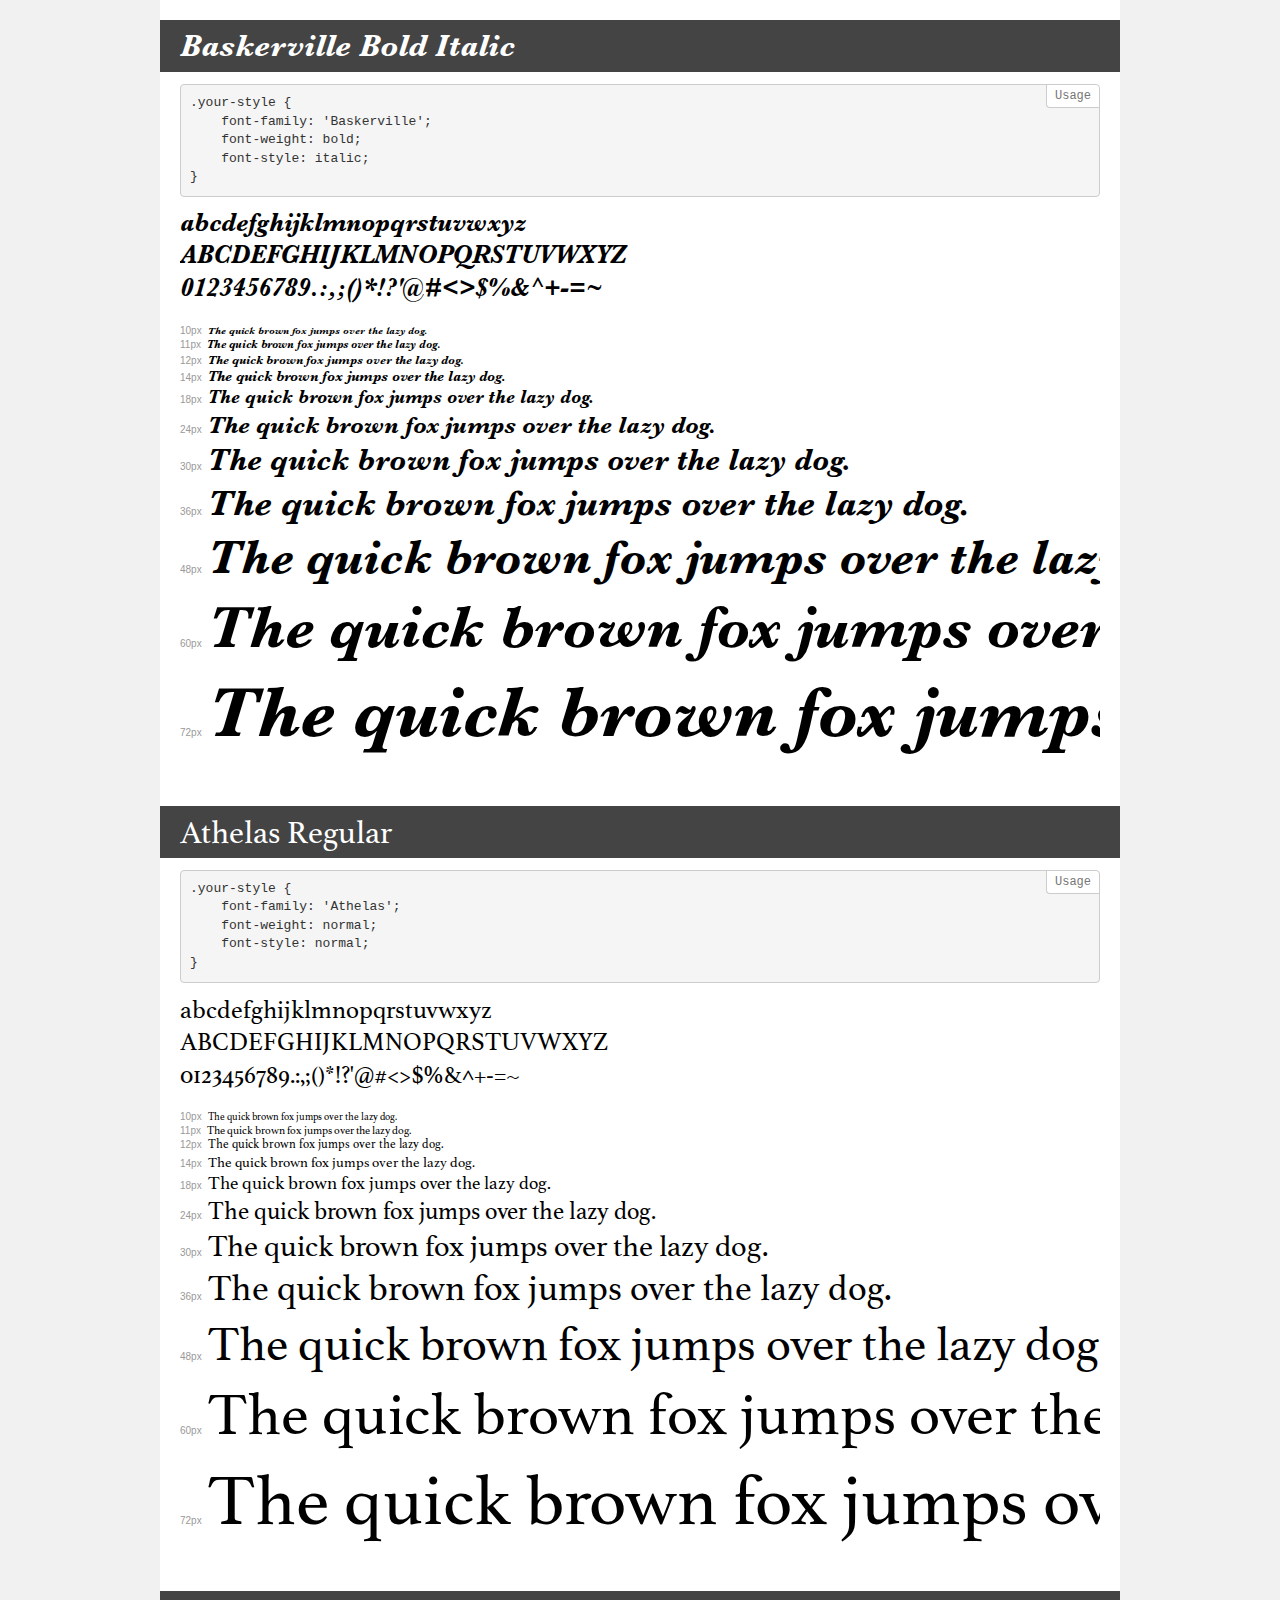
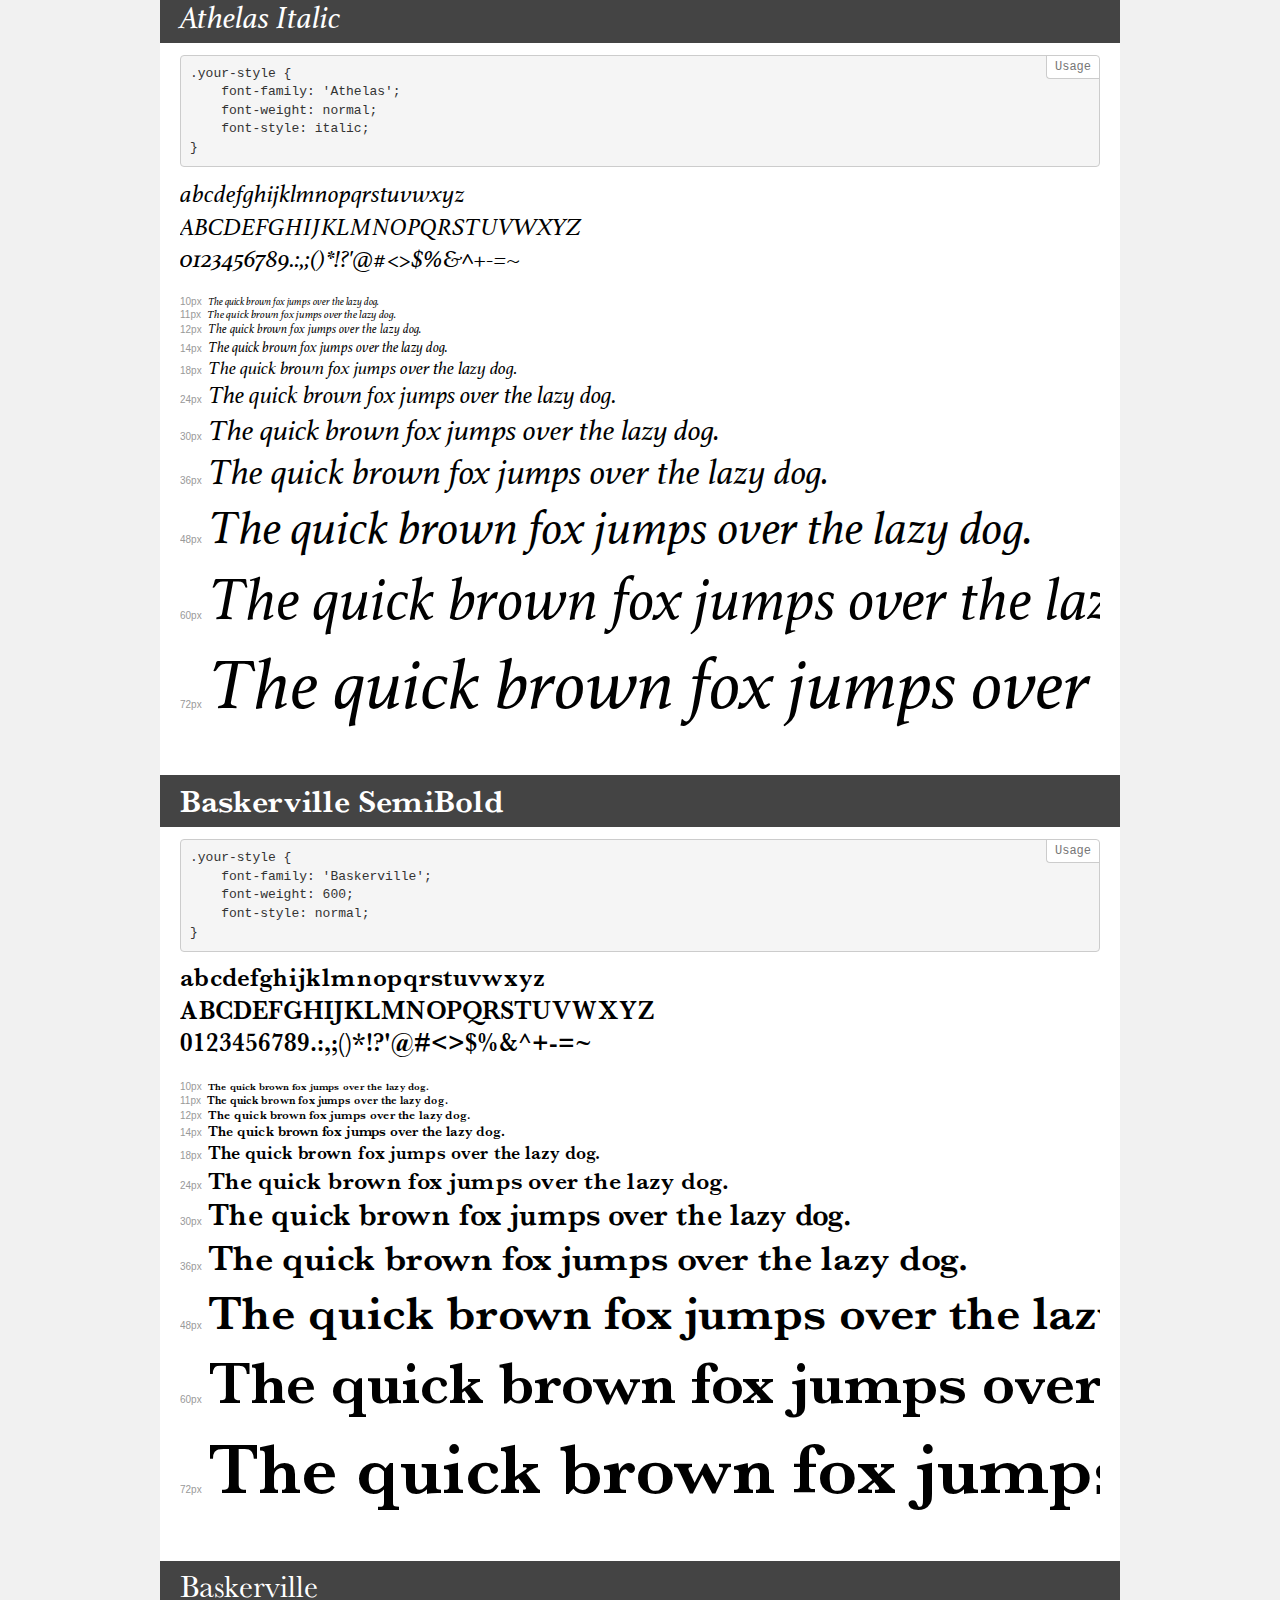
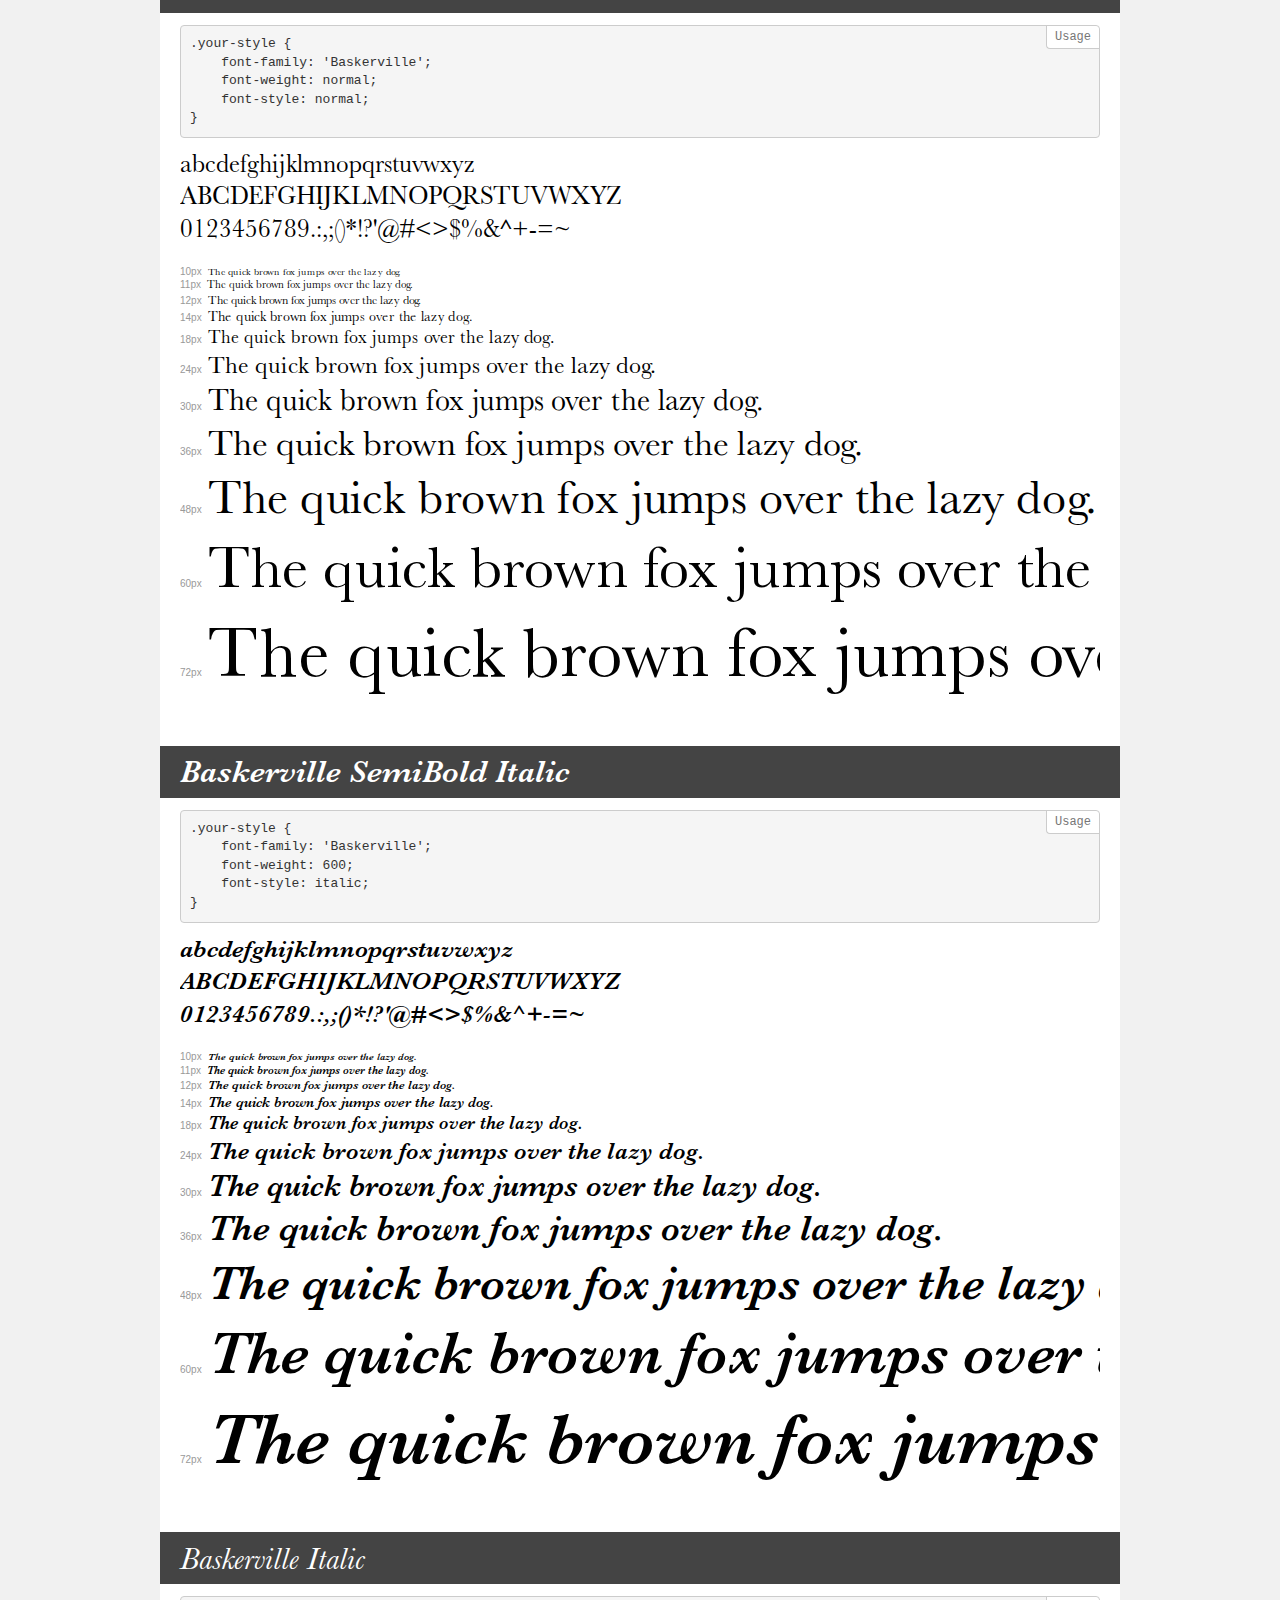
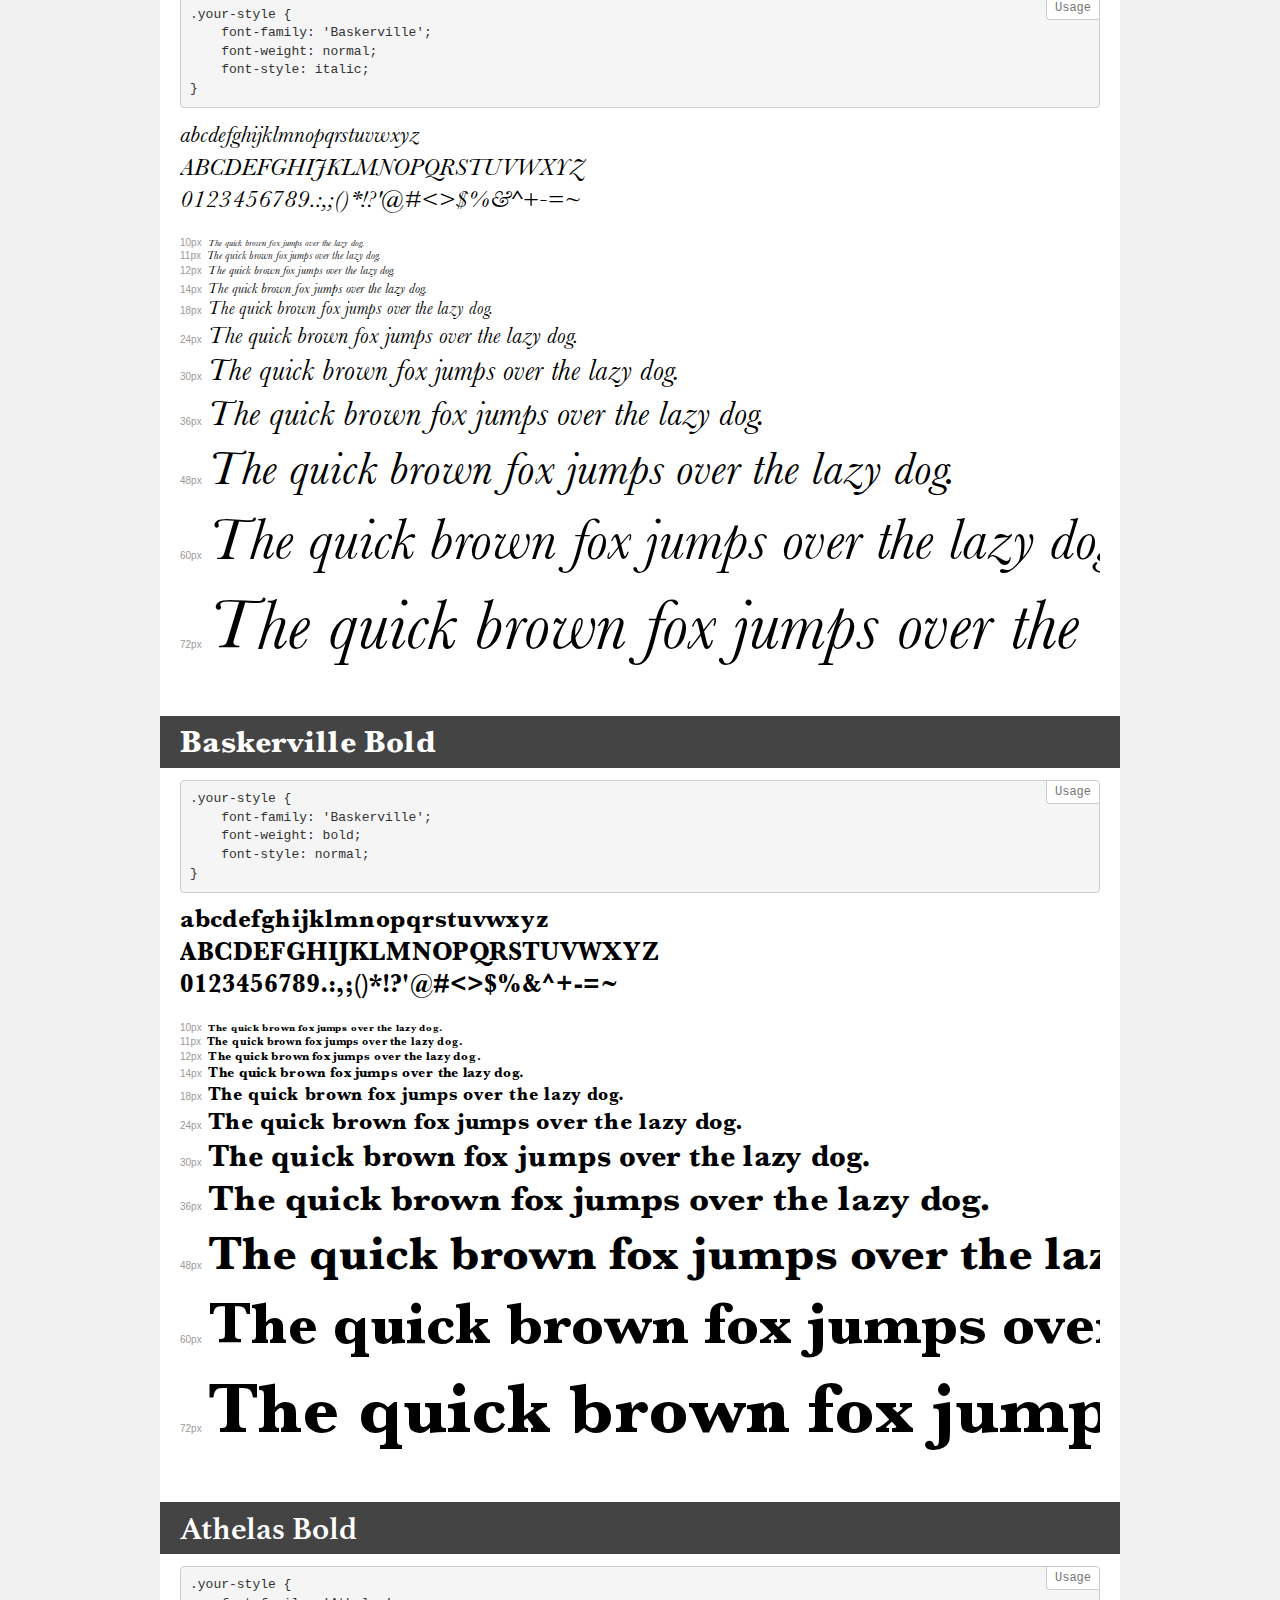
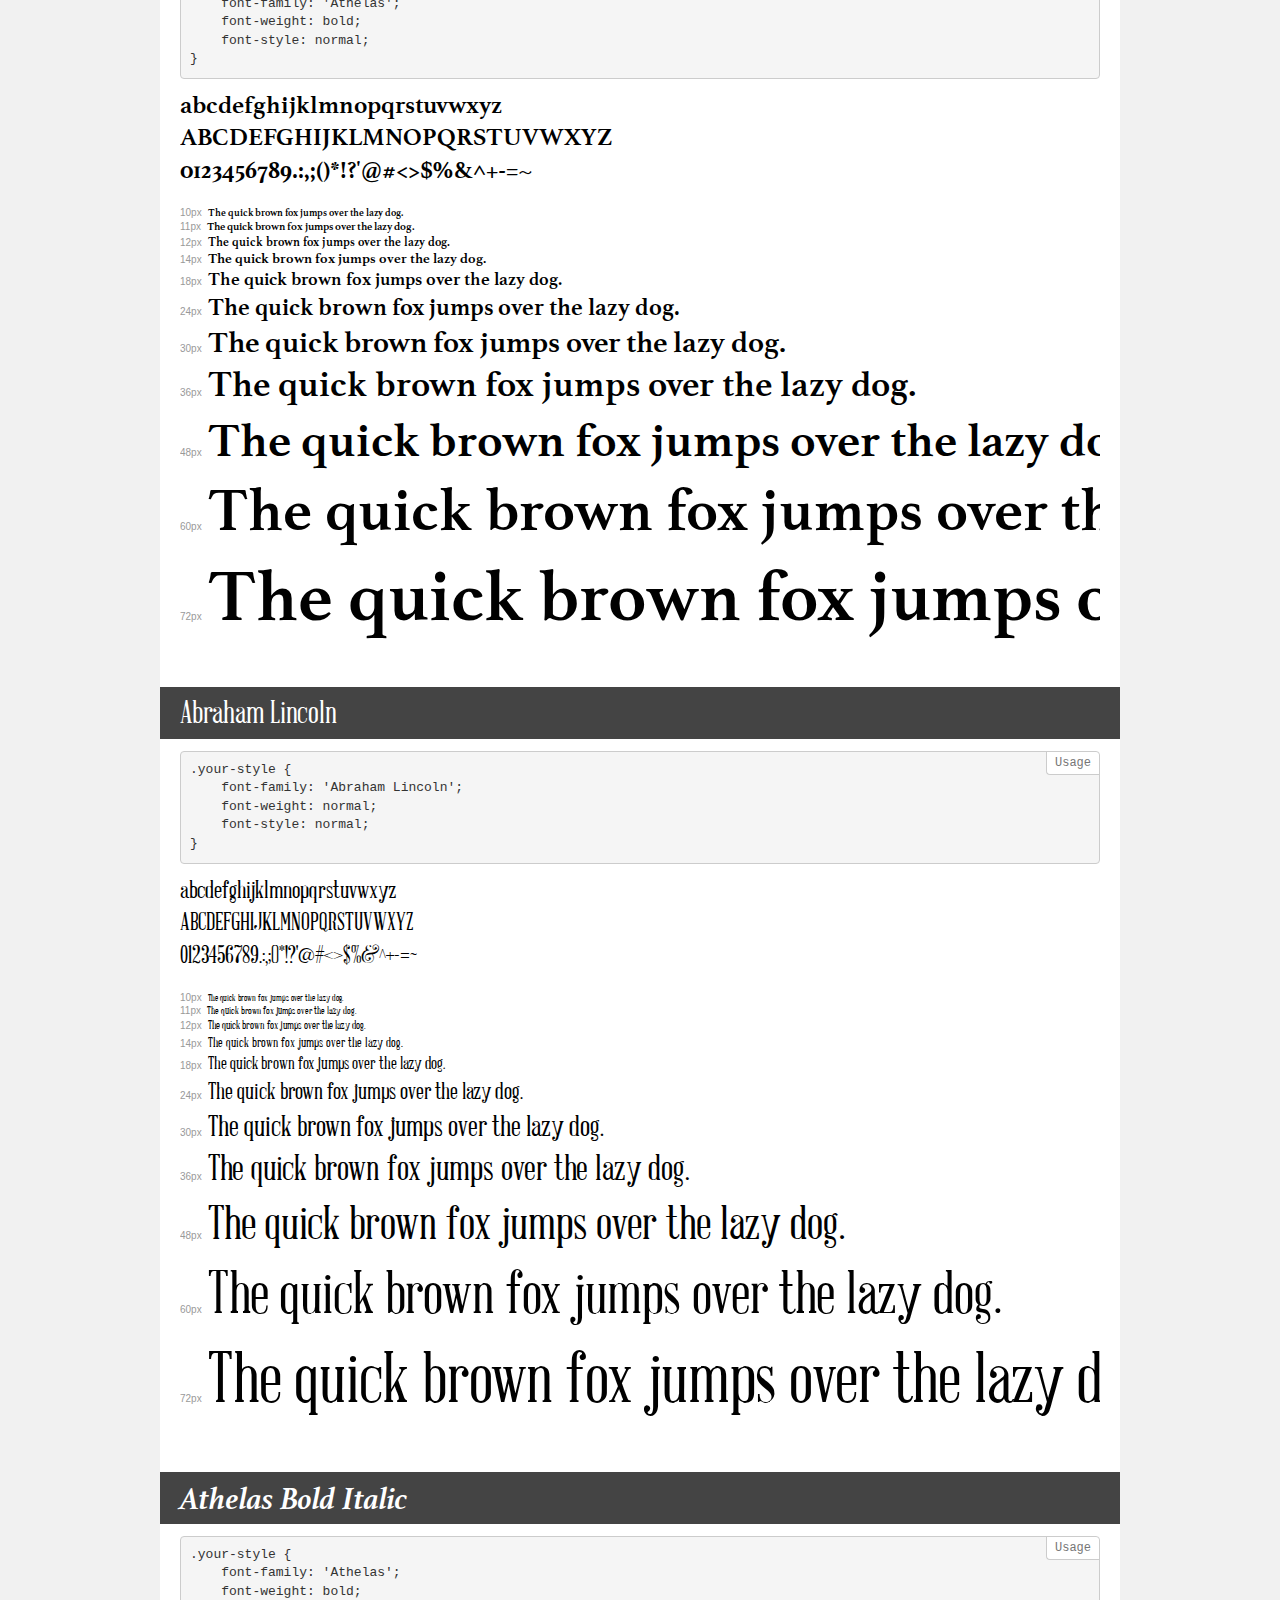
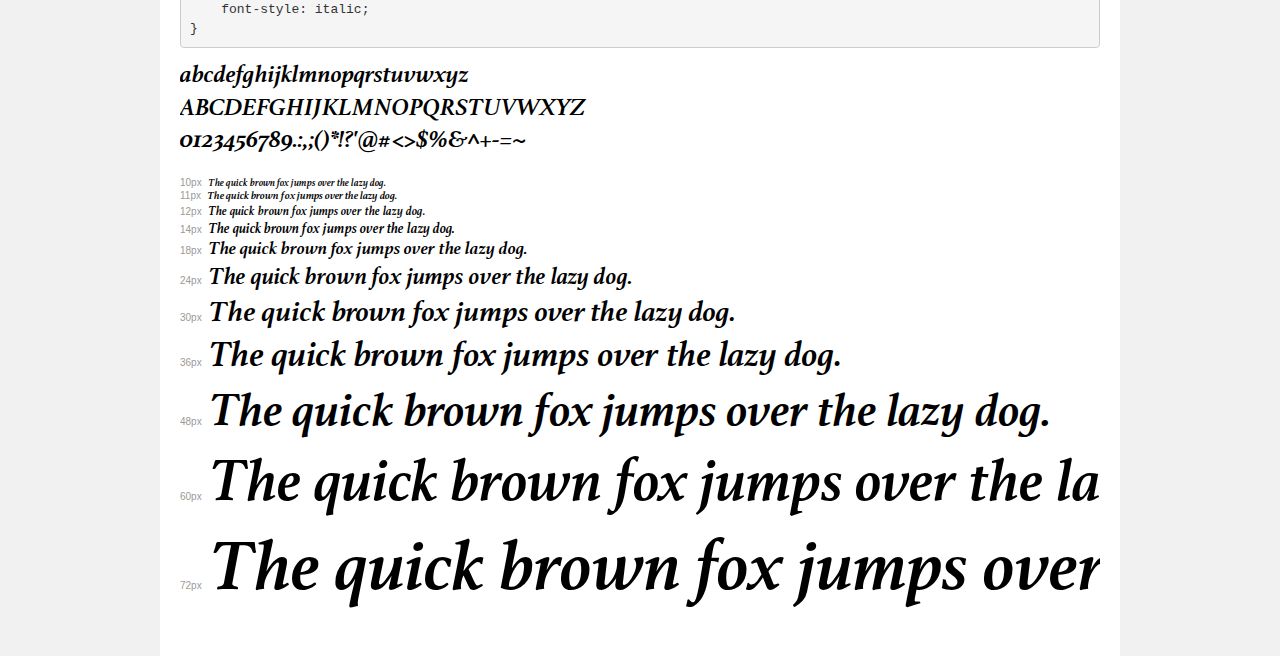
<file: web-fonts/demo.html>
<!DOCTYPE html>
<html>
<head>
    <meta charset="utf-8">
    <meta http-equiv="X-UA-Compatible" content="IE=edge">
    <meta name="viewport" content="width=device-width, initial-scale=1">
    <meta name="robots" content="noindex, noarchive">
    <meta name="format-detection" content="telephone=no">
    <title>Transfonter demo</title>
    <link href="stylesheet.css?t=1554746482152" rel="stylesheet">
    <style>
        /*
        http://meyerweb.com/eric/tools/css/reset/
        v2.0 | 20110126
        License: none (public domain)
        */
        html, body, div, span, applet, object, iframe,
        h1, h2, h3, h4, h5, h6, p, blockquote, pre,
        a, abbr, acronym, address, big, cite, code,
        del, dfn, em, img, ins, kbd, q, s, samp,
        small, strike, strong, sub, sup, tt, var,
        b, u, i, center,
        dl, dt, dd, ol, ul, li,
        fieldset, form, label, legend,
        table, caption, tbody, tfoot, thead, tr, th, td,
        article, aside, canvas, details, embed,
        figure, figcaption, footer, header, hgroup,
        menu, nav, output, ruby, section, summary,
        time, mark, audio, video {
            margin: 0;
            padding: 0;
            border: 0;
            font-size: 100%;
            font: inherit;
            vertical-align: baseline;
        }
        /* HTML5 display-role reset for older browsers */
        article, aside, details, figcaption, figure,
        footer, header, hgroup, menu, nav, section {
            display: block;
        }
        body {
            line-height: 1;
        }
        ol, ul {
            list-style: none;
        }
        blockquote, q {
            quotes: none;
        }
        blockquote:before, blockquote:after,
        q:before, q:after {
            content: '';
            content: none;
        }
        table {
            border-collapse: collapse;
            border-spacing: 0;
        }
        /* common styles */
        body {
            background: #f1f1f1;
            color: #000;
        }
        .page {
            background: #fff;
            width: 920px;
            margin: 0 auto;
            padding: 20px 20px 0 20px;
            overflow: hidden;
        }
        .font-container {
            overflow-x: auto;
            overflow-y: hidden;
            margin-bottom: 40px;
            line-height: 1.3;
            white-space: nowrap;
            padding-bottom: 5px;
        }
        h1 {
            position: relative;
            background: #444;
            font-size: 32px;
            color: #fff;
            padding: 10px 20px;
            margin: 0 -20px 12px -20px;
        }
        .letters {
            font-size: 25px;
            margin-bottom: 20px;
        }
        .s10:before {
            content: '10px';
        }
        .s11:before {
            content: '11px';
        }
        .s12:before {
            content: '12px';
        }
        .s14:before {
            content: '14px';
        }
        .s18:before {
            content: '18px';
        }
        .s24:before {
            content: '24px';
        }
        .s30:before {
            content: '30px';
        }
        .s36:before {
            content: '36px';
        }
        .s48:before {
            content: '48px';
        }
        .s60:before {
            content: '60px';
        }
        .s72:before {
            content: '72px';
        }
        .s10:before, .s11:before, .s12:before, .s14:before,
        .s18:before, .s24:before, .s30:before, .s36:before,
        .s48:before, .s60:before, .s72:before {
            font-family: Arial, sans-serif;
            font-size: 10px;
            font-weight: normal;
            font-style: normal;
            color: #999;
            padding-right: 6px;
        }
        pre {
            display: block;
            position: relative;
            padding: 9px;
            margin: 0 0 10px;
            font-family: Monaco, Menlo, Consolas, "Courier New", monospace !important;
            font-size: 13px;
            line-height: 1.428571429;
            color: #333;
            font-weight: normal !important;
            font-style: normal !important;
            background-color: #f5f5f5;
            border: 1px solid #ccc;
            overflow-x: auto;
            border-radius: 4px;
        }
        pre:after {
            display: block;
            position: absolute;
            right: 0;
            top: 0;
            content: 'Usage';
            line-height: 1;
            padding: 5px 8px;
            font-size: 12px;
            color: #767676;
            background-color: #fff;
            border: 1px solid #ccc;
            border-right: none;
            border-top: none;
            border-radius: 0 4px 0 4px;
            z-index: 10;
        }
        /* responsive */
        @media (max-width: 959px) {
            .page {
                width: auto;
                margin: 0;
            }
        }
    </style>
</head>
<body>
<div class="page">
    <div class="demo" style="font-family: 'Baskerville'; font-weight: bold; font-style: italic;">
        <h1>Baskerville Bold Italic</h1>
        <pre>.your-style {
    font-family: 'Baskerville';
    font-weight: bold;
    font-style: italic;
}</pre>
        <div class="font-container">
            <p class="letters">
                abcdefghijklmnopqrstuvwxyz<br>
ABCDEFGHIJKLMNOPQRSTUVWXYZ<br>
                0123456789.:,;()*!?'@#<>$%&^+-=~
            </p>
            <p class="s10" style="font-size: 10px;">The quick brown fox jumps over the lazy dog.</p>
            <p class="s11" style="font-size: 11px;">The quick brown fox jumps over the lazy dog.</p>
            <p class="s12" style="font-size: 12px;">The quick brown fox jumps over the lazy dog.</p>
            <p class="s14" style="font-size: 14px;">The quick brown fox jumps over the lazy dog.</p>
            <p class="s18" style="font-size: 18px;">The quick brown fox jumps over the lazy dog.</p>
            <p class="s24" style="font-size: 24px;">The quick brown fox jumps over the lazy dog.</p>
            <p class="s30" style="font-size: 30px;">The quick brown fox jumps over the lazy dog.</p>
            <p class="s36" style="font-size: 36px;">The quick brown fox jumps over the lazy dog.</p>
            <p class="s48" style="font-size: 48px;">The quick brown fox jumps over the lazy dog.</p>
            <p class="s60" style="font-size: 60px;">The quick brown fox jumps over the lazy dog.</p>
            <p class="s72" style="font-size: 72px;">The quick brown fox jumps over the lazy dog.</p>
        </div>
    </div>
    <div class="demo" style="font-family: 'Athelas'; font-weight: normal; font-style: normal;">
        <h1>Athelas Regular</h1>
        <pre>.your-style {
    font-family: 'Athelas';
    font-weight: normal;
    font-style: normal;
}</pre>
        <div class="font-container">
            <p class="letters">
                abcdefghijklmnopqrstuvwxyz<br>
ABCDEFGHIJKLMNOPQRSTUVWXYZ<br>
                0123456789.:,;()*!?'@#<>$%&^+-=~
            </p>
            <p class="s10" style="font-size: 10px;">The quick brown fox jumps over the lazy dog.</p>
            <p class="s11" style="font-size: 11px;">The quick brown fox jumps over the lazy dog.</p>
            <p class="s12" style="font-size: 12px;">The quick brown fox jumps over the lazy dog.</p>
            <p class="s14" style="font-size: 14px;">The quick brown fox jumps over the lazy dog.</p>
            <p class="s18" style="font-size: 18px;">The quick brown fox jumps over the lazy dog.</p>
            <p class="s24" style="font-size: 24px;">The quick brown fox jumps over the lazy dog.</p>
            <p class="s30" style="font-size: 30px;">The quick brown fox jumps over the lazy dog.</p>
            <p class="s36" style="font-size: 36px;">The quick brown fox jumps over the lazy dog.</p>
            <p class="s48" style="font-size: 48px;">The quick brown fox jumps over the lazy dog.</p>
            <p class="s60" style="font-size: 60px;">The quick brown fox jumps over the lazy dog.</p>
            <p class="s72" style="font-size: 72px;">The quick brown fox jumps over the lazy dog.</p>
        </div>
    </div>
    <div class="demo" style="font-family: 'Athelas'; font-weight: normal; font-style: italic;">
        <h1>Athelas Italic</h1>
        <pre>.your-style {
    font-family: 'Athelas';
    font-weight: normal;
    font-style: italic;
}</pre>
        <div class="font-container">
            <p class="letters">
                abcdefghijklmnopqrstuvwxyz<br>
ABCDEFGHIJKLMNOPQRSTUVWXYZ<br>
                0123456789.:,;()*!?'@#<>$%&^+-=~
            </p>
            <p class="s10" style="font-size: 10px;">The quick brown fox jumps over the lazy dog.</p>
            <p class="s11" style="font-size: 11px;">The quick brown fox jumps over the lazy dog.</p>
            <p class="s12" style="font-size: 12px;">The quick brown fox jumps over the lazy dog.</p>
            <p class="s14" style="font-size: 14px;">The quick brown fox jumps over the lazy dog.</p>
            <p class="s18" style="font-size: 18px;">The quick brown fox jumps over the lazy dog.</p>
            <p class="s24" style="font-size: 24px;">The quick brown fox jumps over the lazy dog.</p>
            <p class="s30" style="font-size: 30px;">The quick brown fox jumps over the lazy dog.</p>
            <p class="s36" style="font-size: 36px;">The quick brown fox jumps over the lazy dog.</p>
            <p class="s48" style="font-size: 48px;">The quick brown fox jumps over the lazy dog.</p>
            <p class="s60" style="font-size: 60px;">The quick brown fox jumps over the lazy dog.</p>
            <p class="s72" style="font-size: 72px;">The quick brown fox jumps over the lazy dog.</p>
        </div>
    </div>
    <div class="demo" style="font-family: 'Baskerville'; font-weight: 600; font-style: normal;">
        <h1>Baskerville SemiBold</h1>
        <pre>.your-style {
    font-family: 'Baskerville';
    font-weight: 600;
    font-style: normal;
}</pre>
        <div class="font-container">
            <p class="letters">
                abcdefghijklmnopqrstuvwxyz<br>
ABCDEFGHIJKLMNOPQRSTUVWXYZ<br>
                0123456789.:,;()*!?'@#<>$%&^+-=~
            </p>
            <p class="s10" style="font-size: 10px;">The quick brown fox jumps over the lazy dog.</p>
            <p class="s11" style="font-size: 11px;">The quick brown fox jumps over the lazy dog.</p>
            <p class="s12" style="font-size: 12px;">The quick brown fox jumps over the lazy dog.</p>
            <p class="s14" style="font-size: 14px;">The quick brown fox jumps over the lazy dog.</p>
            <p class="s18" style="font-size: 18px;">The quick brown fox jumps over the lazy dog.</p>
            <p class="s24" style="font-size: 24px;">The quick brown fox jumps over the lazy dog.</p>
            <p class="s30" style="font-size: 30px;">The quick brown fox jumps over the lazy dog.</p>
            <p class="s36" style="font-size: 36px;">The quick brown fox jumps over the lazy dog.</p>
            <p class="s48" style="font-size: 48px;">The quick brown fox jumps over the lazy dog.</p>
            <p class="s60" style="font-size: 60px;">The quick brown fox jumps over the lazy dog.</p>
            <p class="s72" style="font-size: 72px;">The quick brown fox jumps over the lazy dog.</p>
        </div>
    </div>
    <div class="demo" style="font-family: 'Baskerville'; font-weight: normal; font-style: normal;">
        <h1>Baskerville</h1>
        <pre>.your-style {
    font-family: 'Baskerville';
    font-weight: normal;
    font-style: normal;
}</pre>
        <div class="font-container">
            <p class="letters">
                abcdefghijklmnopqrstuvwxyz<br>
ABCDEFGHIJKLMNOPQRSTUVWXYZ<br>
                0123456789.:,;()*!?'@#<>$%&^+-=~
            </p>
            <p class="s10" style="font-size: 10px;">The quick brown fox jumps over the lazy dog.</p>
            <p class="s11" style="font-size: 11px;">The quick brown fox jumps over the lazy dog.</p>
            <p class="s12" style="font-size: 12px;">The quick brown fox jumps over the lazy dog.</p>
            <p class="s14" style="font-size: 14px;">The quick brown fox jumps over the lazy dog.</p>
            <p class="s18" style="font-size: 18px;">The quick brown fox jumps over the lazy dog.</p>
            <p class="s24" style="font-size: 24px;">The quick brown fox jumps over the lazy dog.</p>
            <p class="s30" style="font-size: 30px;">The quick brown fox jumps over the lazy dog.</p>
            <p class="s36" style="font-size: 36px;">The quick brown fox jumps over the lazy dog.</p>
            <p class="s48" style="font-size: 48px;">The quick brown fox jumps over the lazy dog.</p>
            <p class="s60" style="font-size: 60px;">The quick brown fox jumps over the lazy dog.</p>
            <p class="s72" style="font-size: 72px;">The quick brown fox jumps over the lazy dog.</p>
        </div>
    </div>
    <div class="demo" style="font-family: 'Baskerville'; font-weight: 600; font-style: italic;">
        <h1>Baskerville SemiBold Italic</h1>
        <pre>.your-style {
    font-family: 'Baskerville';
    font-weight: 600;
    font-style: italic;
}</pre>
        <div class="font-container">
            <p class="letters">
                abcdefghijklmnopqrstuvwxyz<br>
ABCDEFGHIJKLMNOPQRSTUVWXYZ<br>
                0123456789.:,;()*!?'@#<>$%&^+-=~
            </p>
            <p class="s10" style="font-size: 10px;">The quick brown fox jumps over the lazy dog.</p>
            <p class="s11" style="font-size: 11px;">The quick brown fox jumps over the lazy dog.</p>
            <p class="s12" style="font-size: 12px;">The quick brown fox jumps over the lazy dog.</p>
            <p class="s14" style="font-size: 14px;">The quick brown fox jumps over the lazy dog.</p>
            <p class="s18" style="font-size: 18px;">The quick brown fox jumps over the lazy dog.</p>
            <p class="s24" style="font-size: 24px;">The quick brown fox jumps over the lazy dog.</p>
            <p class="s30" style="font-size: 30px;">The quick brown fox jumps over the lazy dog.</p>
            <p class="s36" style="font-size: 36px;">The quick brown fox jumps over the lazy dog.</p>
            <p class="s48" style="font-size: 48px;">The quick brown fox jumps over the lazy dog.</p>
            <p class="s60" style="font-size: 60px;">The quick brown fox jumps over the lazy dog.</p>
            <p class="s72" style="font-size: 72px;">The quick brown fox jumps over the lazy dog.</p>
        </div>
    </div>
    <div class="demo" style="font-family: 'Baskerville'; font-weight: normal; font-style: italic;">
        <h1>Baskerville Italic</h1>
        <pre>.your-style {
    font-family: 'Baskerville';
    font-weight: normal;
    font-style: italic;
}</pre>
        <div class="font-container">
            <p class="letters">
                abcdefghijklmnopqrstuvwxyz<br>
ABCDEFGHIJKLMNOPQRSTUVWXYZ<br>
                0123456789.:,;()*!?'@#<>$%&^+-=~
            </p>
            <p class="s10" style="font-size: 10px;">The quick brown fox jumps over the lazy dog.</p>
            <p class="s11" style="font-size: 11px;">The quick brown fox jumps over the lazy dog.</p>
            <p class="s12" style="font-size: 12px;">The quick brown fox jumps over the lazy dog.</p>
            <p class="s14" style="font-size: 14px;">The quick brown fox jumps over the lazy dog.</p>
            <p class="s18" style="font-size: 18px;">The quick brown fox jumps over the lazy dog.</p>
            <p class="s24" style="font-size: 24px;">The quick brown fox jumps over the lazy dog.</p>
            <p class="s30" style="font-size: 30px;">The quick brown fox jumps over the lazy dog.</p>
            <p class="s36" style="font-size: 36px;">The quick brown fox jumps over the lazy dog.</p>
            <p class="s48" style="font-size: 48px;">The quick brown fox jumps over the lazy dog.</p>
            <p class="s60" style="font-size: 60px;">The quick brown fox jumps over the lazy dog.</p>
            <p class="s72" style="font-size: 72px;">The quick brown fox jumps over the lazy dog.</p>
        </div>
    </div>
    <div class="demo" style="font-family: 'Baskerville'; font-weight: bold; font-style: normal;">
        <h1>Baskerville Bold</h1>
        <pre>.your-style {
    font-family: 'Baskerville';
    font-weight: bold;
    font-style: normal;
}</pre>
        <div class="font-container">
            <p class="letters">
                abcdefghijklmnopqrstuvwxyz<br>
ABCDEFGHIJKLMNOPQRSTUVWXYZ<br>
                0123456789.:,;()*!?'@#<>$%&^+-=~
            </p>
            <p class="s10" style="font-size: 10px;">The quick brown fox jumps over the lazy dog.</p>
            <p class="s11" style="font-size: 11px;">The quick brown fox jumps over the lazy dog.</p>
            <p class="s12" style="font-size: 12px;">The quick brown fox jumps over the lazy dog.</p>
            <p class="s14" style="font-size: 14px;">The quick brown fox jumps over the lazy dog.</p>
            <p class="s18" style="font-size: 18px;">The quick brown fox jumps over the lazy dog.</p>
            <p class="s24" style="font-size: 24px;">The quick brown fox jumps over the lazy dog.</p>
            <p class="s30" style="font-size: 30px;">The quick brown fox jumps over the lazy dog.</p>
            <p class="s36" style="font-size: 36px;">The quick brown fox jumps over the lazy dog.</p>
            <p class="s48" style="font-size: 48px;">The quick brown fox jumps over the lazy dog.</p>
            <p class="s60" style="font-size: 60px;">The quick brown fox jumps over the lazy dog.</p>
            <p class="s72" style="font-size: 72px;">The quick brown fox jumps over the lazy dog.</p>
        </div>
    </div>
    <div class="demo" style="font-family: 'Athelas'; font-weight: bold; font-style: normal;">
        <h1>Athelas Bold</h1>
        <pre>.your-style {
    font-family: 'Athelas';
    font-weight: bold;
    font-style: normal;
}</pre>
        <div class="font-container">
            <p class="letters">
                abcdefghijklmnopqrstuvwxyz<br>
ABCDEFGHIJKLMNOPQRSTUVWXYZ<br>
                0123456789.:,;()*!?'@#<>$%&^+-=~
            </p>
            <p class="s10" style="font-size: 10px;">The quick brown fox jumps over the lazy dog.</p>
            <p class="s11" style="font-size: 11px;">The quick brown fox jumps over the lazy dog.</p>
            <p class="s12" style="font-size: 12px;">The quick brown fox jumps over the lazy dog.</p>
            <p class="s14" style="font-size: 14px;">The quick brown fox jumps over the lazy dog.</p>
            <p class="s18" style="font-size: 18px;">The quick brown fox jumps over the lazy dog.</p>
            <p class="s24" style="font-size: 24px;">The quick brown fox jumps over the lazy dog.</p>
            <p class="s30" style="font-size: 30px;">The quick brown fox jumps over the lazy dog.</p>
            <p class="s36" style="font-size: 36px;">The quick brown fox jumps over the lazy dog.</p>
            <p class="s48" style="font-size: 48px;">The quick brown fox jumps over the lazy dog.</p>
            <p class="s60" style="font-size: 60px;">The quick brown fox jumps over the lazy dog.</p>
            <p class="s72" style="font-size: 72px;">The quick brown fox jumps over the lazy dog.</p>
        </div>
    </div>
    <div class="demo" style="font-family: 'Abraham Lincoln'; font-weight: normal; font-style: normal;">
        <h1>Abraham Lincoln</h1>
        <pre>.your-style {
    font-family: 'Abraham Lincoln';
    font-weight: normal;
    font-style: normal;
}</pre>
        <div class="font-container">
            <p class="letters">
                abcdefghijklmnopqrstuvwxyz<br>
ABCDEFGHIJKLMNOPQRSTUVWXYZ<br>
                0123456789.:,;()*!?'@#<>$%&^+-=~
            </p>
            <p class="s10" style="font-size: 10px;">The quick brown fox jumps over the lazy dog.</p>
            <p class="s11" style="font-size: 11px;">The quick brown fox jumps over the lazy dog.</p>
            <p class="s12" style="font-size: 12px;">The quick brown fox jumps over the lazy dog.</p>
            <p class="s14" style="font-size: 14px;">The quick brown fox jumps over the lazy dog.</p>
            <p class="s18" style="font-size: 18px;">The quick brown fox jumps over the lazy dog.</p>
            <p class="s24" style="font-size: 24px;">The quick brown fox jumps over the lazy dog.</p>
            <p class="s30" style="font-size: 30px;">The quick brown fox jumps over the lazy dog.</p>
            <p class="s36" style="font-size: 36px;">The quick brown fox jumps over the lazy dog.</p>
            <p class="s48" style="font-size: 48px;">The quick brown fox jumps over the lazy dog.</p>
            <p class="s60" style="font-size: 60px;">The quick brown fox jumps over the lazy dog.</p>
            <p class="s72" style="font-size: 72px;">The quick brown fox jumps over the lazy dog.</p>
        </div>
    </div>
    <div class="demo" style="font-family: 'Athelas'; font-weight: bold; font-style: italic;">
        <h1>Athelas Bold Italic</h1>
        <pre>.your-style {
    font-family: 'Athelas';
    font-weight: bold;
    font-style: italic;
}</pre>
        <div class="font-container">
            <p class="letters">
                abcdefghijklmnopqrstuvwxyz<br>
ABCDEFGHIJKLMNOPQRSTUVWXYZ<br>
                0123456789.:,;()*!?'@#<>$%&^+-=~
            </p>
            <p class="s10" style="font-size: 10px;">The quick brown fox jumps over the lazy dog.</p>
            <p class="s11" style="font-size: 11px;">The quick brown fox jumps over the lazy dog.</p>
            <p class="s12" style="font-size: 12px;">The quick brown fox jumps over the lazy dog.</p>
            <p class="s14" style="font-size: 14px;">The quick brown fox jumps over the lazy dog.</p>
            <p class="s18" style="font-size: 18px;">The quick brown fox jumps over the lazy dog.</p>
            <p class="s24" style="font-size: 24px;">The quick brown fox jumps over the lazy dog.</p>
            <p class="s30" style="font-size: 30px;">The quick brown fox jumps over the lazy dog.</p>
            <p class="s36" style="font-size: 36px;">The quick brown fox jumps over the lazy dog.</p>
            <p class="s48" style="font-size: 48px;">The quick brown fox jumps over the lazy dog.</p>
            <p class="s60" style="font-size: 60px;">The quick brown fox jumps over the lazy dog.</p>
            <p class="s72" style="font-size: 72px;">The quick brown fox jumps over the lazy dog.</p>
        </div>
    </div>
</div>
</body>
</html>
</file>
<file: web-fonts/stylesheet.css>
@font-face {
    font-family: 'Baskerville';
    src: local('Baskerville Bold Italic'), local('Baskerville-BoldItalic'),
        url('Baskerville-BoldItalic.woff2') format('woff2'),
        url('Baskerville-BoldItalic.woff') format('woff'),
        url('Baskerville-BoldItalic.svg#Baskerville-BoldItalic') format('svg');
    font-weight: bold;
    font-style: italic;
}

@font-face {
    font-family: 'Athelas';
    src: local('Athelas Regular'), local('Athelas-Regular'),
        url('Athelas-Regular.woff2') format('woff2'),
        url('Athelas-Regular.woff') format('woff'),
        url('Athelas-Regular.svg#Athelas-Regular') format('svg');
    font-weight: normal;
    font-style: normal;
}

@font-face {
    font-family: 'Athelas';
    src: local('Athelas Italic'), local('Athelas-Italic'),
        url('Athelas-Italic.woff2') format('woff2'),
        url('Athelas-Italic.woff') format('woff'),
        url('Athelas-Italic.svg#Athelas-Italic') format('svg');
    font-weight: normal;
    font-style: italic;
}

@font-face {
    font-family: 'Baskerville';
    src: local('Baskerville SemiBold'), local('Baskerville-SemiBold'),
        url('Baskerville-SemiBold.woff2') format('woff2'),
        url('Baskerville-SemiBold.woff') format('woff'),
        url('Baskerville-SemiBold.svg#Baskerville-SemiBold') format('svg');
    font-weight: 600;
    font-style: normal;
}

@font-face {
    font-family: 'Baskerville';
    src: local('Baskerville'),
        url('Baskerville.woff2') format('woff2'),
        url('Baskerville.woff') format('woff'),
        url('Baskerville.svg#Baskerville') format('svg');
    font-weight: normal;
    font-style: normal;
}

@font-face {
    font-family: 'Baskerville';
    src: local('Baskerville SemiBold Italic'), local('Baskerville-SemiBoldItalic'),
        url('Baskerville-SemiBoldItalic.woff2') format('woff2'),
        url('Baskerville-SemiBoldItalic.woff') format('woff'),
        url('Baskerville-SemiBoldItalic.svg#Baskerville-SemiBoldItalic') format('svg');
    font-weight: 600;
    font-style: italic;
}

@font-face {
    font-family: 'Baskerville';
    src: local('Baskerville Italic'), local('Baskerville-Italic'),
        url('Baskerville-Italic.woff2') format('woff2'),
        url('Baskerville-Italic.woff') format('woff'),
        url('Baskerville-Italic.svg#Baskerville-Italic') format('svg');
    font-weight: normal;
    font-style: italic;
}

@font-face {
    font-family: 'Baskerville';
    src: local('Baskerville Bold'), local('Baskerville-Bold'),
        url('Baskerville-Bold.woff2') format('woff2'),
        url('Baskerville-Bold.woff') format('woff'),
        url('Baskerville-Bold.svg#Baskerville-Bold') format('svg');
    font-weight: bold;
    font-style: normal;
}

@font-face {
    font-family: 'Athelas';
    src: local('Athelas Bold'), local('Athelas-Bold'),
        url('Athelas-Bold.woff2') format('woff2'),
        url('Athelas-Bold.woff') format('woff'),
        url('Athelas-Bold.svg#Athelas-Bold') format('svg');
    font-weight: bold;
    font-style: normal;
}

@font-face {
    font-family: 'Abraham Lincoln';
    src: local('Abraham Lincoln'), local('AbrahamLincoln'),
        url('AbrahamLincoln.woff2') format('woff2'),
        url('AbrahamLincoln.woff') format('woff'),
        url('AbrahamLincoln.svg#AbrahamLincoln') format('svg');
    font-weight: normal;
    font-style: normal;
}

@font-face {
    font-family: 'Athelas';
    src: local('Athelas Bold Italic'), local('Athelas-BoldItalic'),
        url('Athelas-BoldItalic.woff2') format('woff2'),
        url('Athelas-BoldItalic.woff') format('woff'),
        url('Athelas-BoldItalic.svg#Athelas-BoldItalic') format('svg');
    font-weight: bold;
    font-style: italic;
}
</file>
